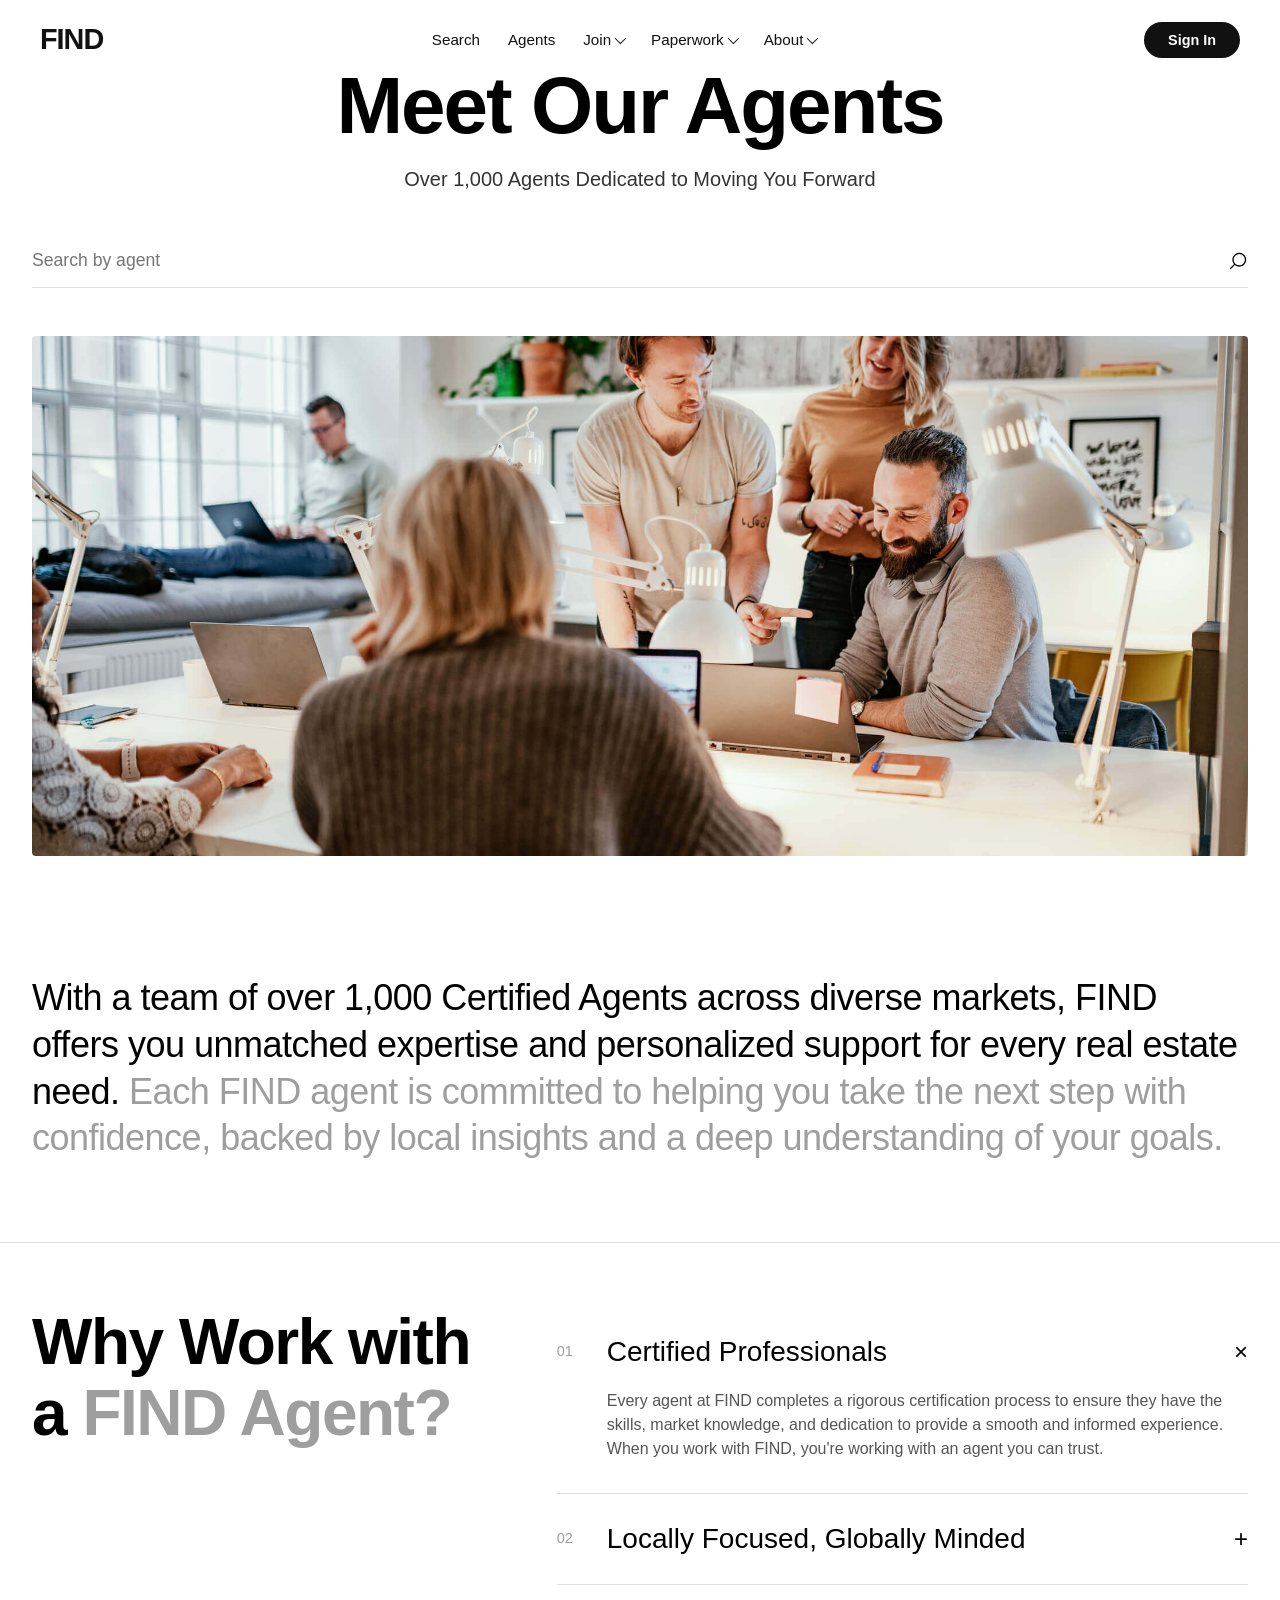
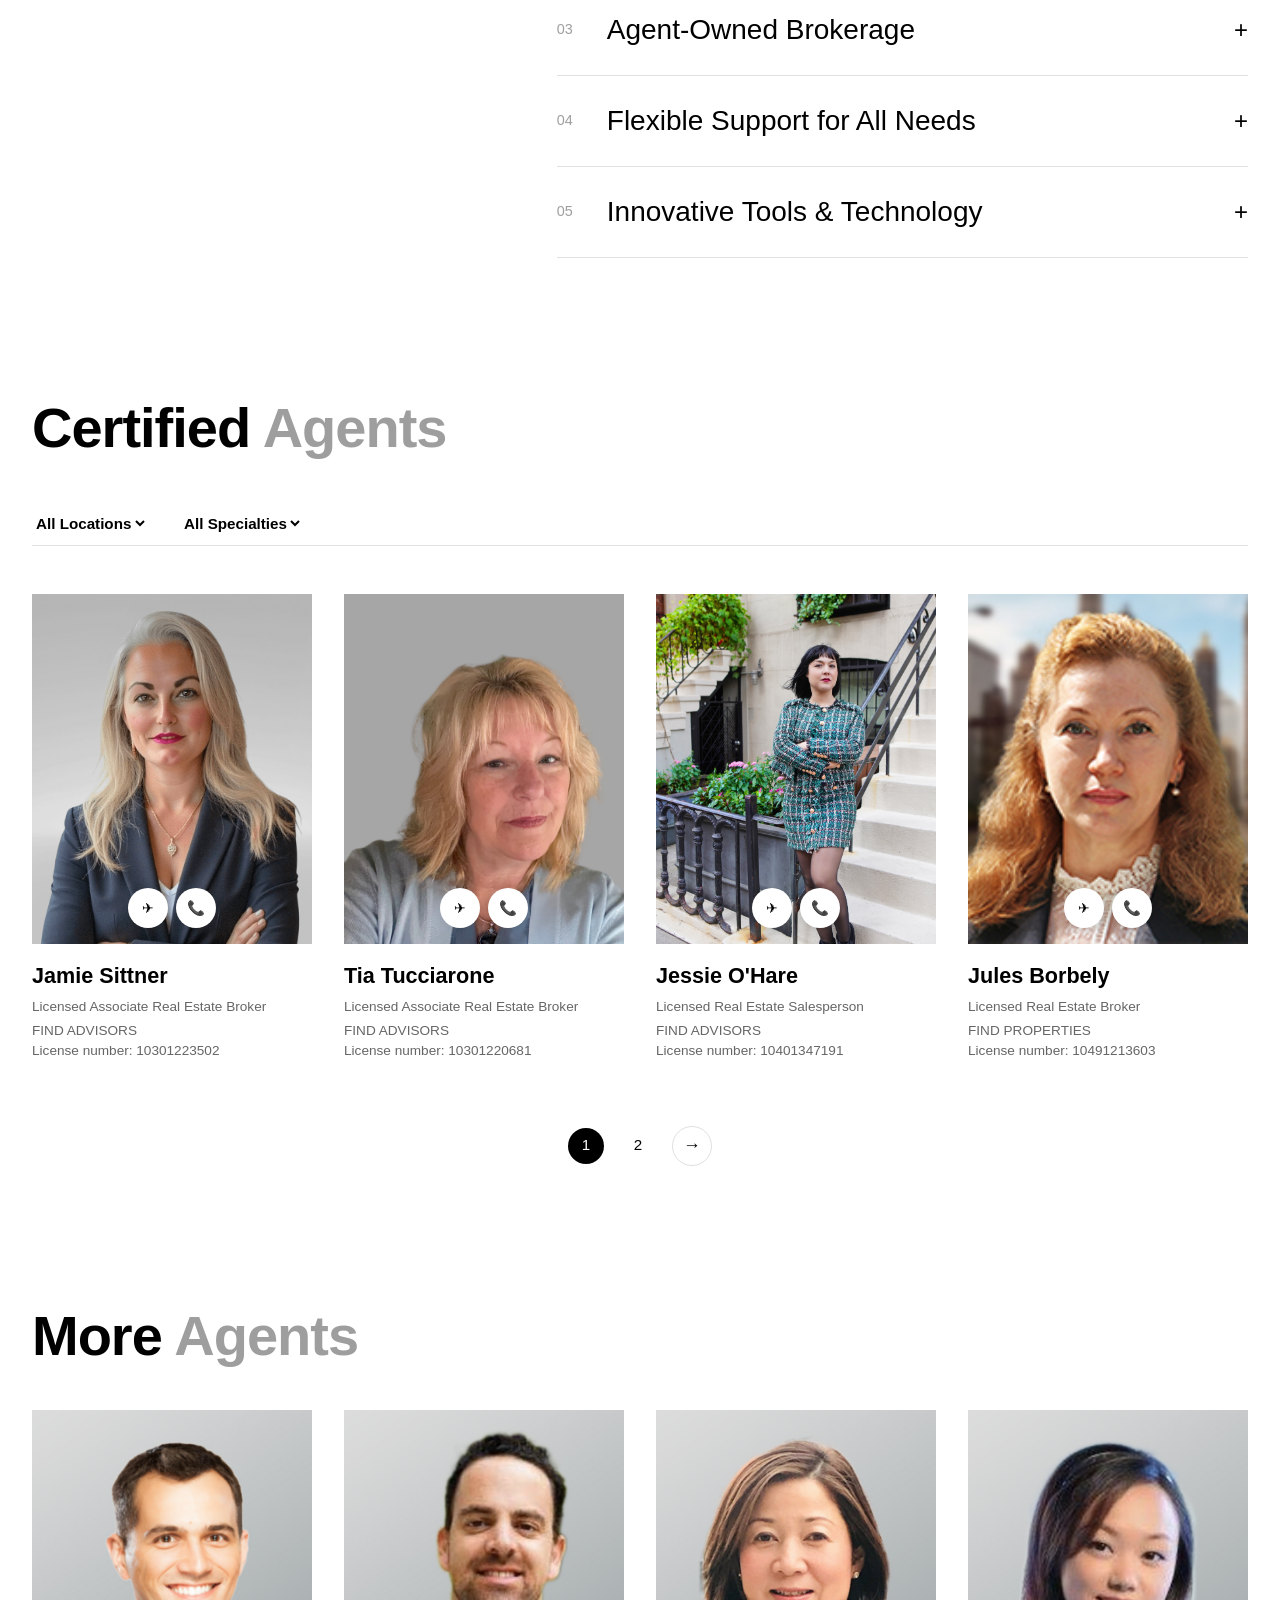
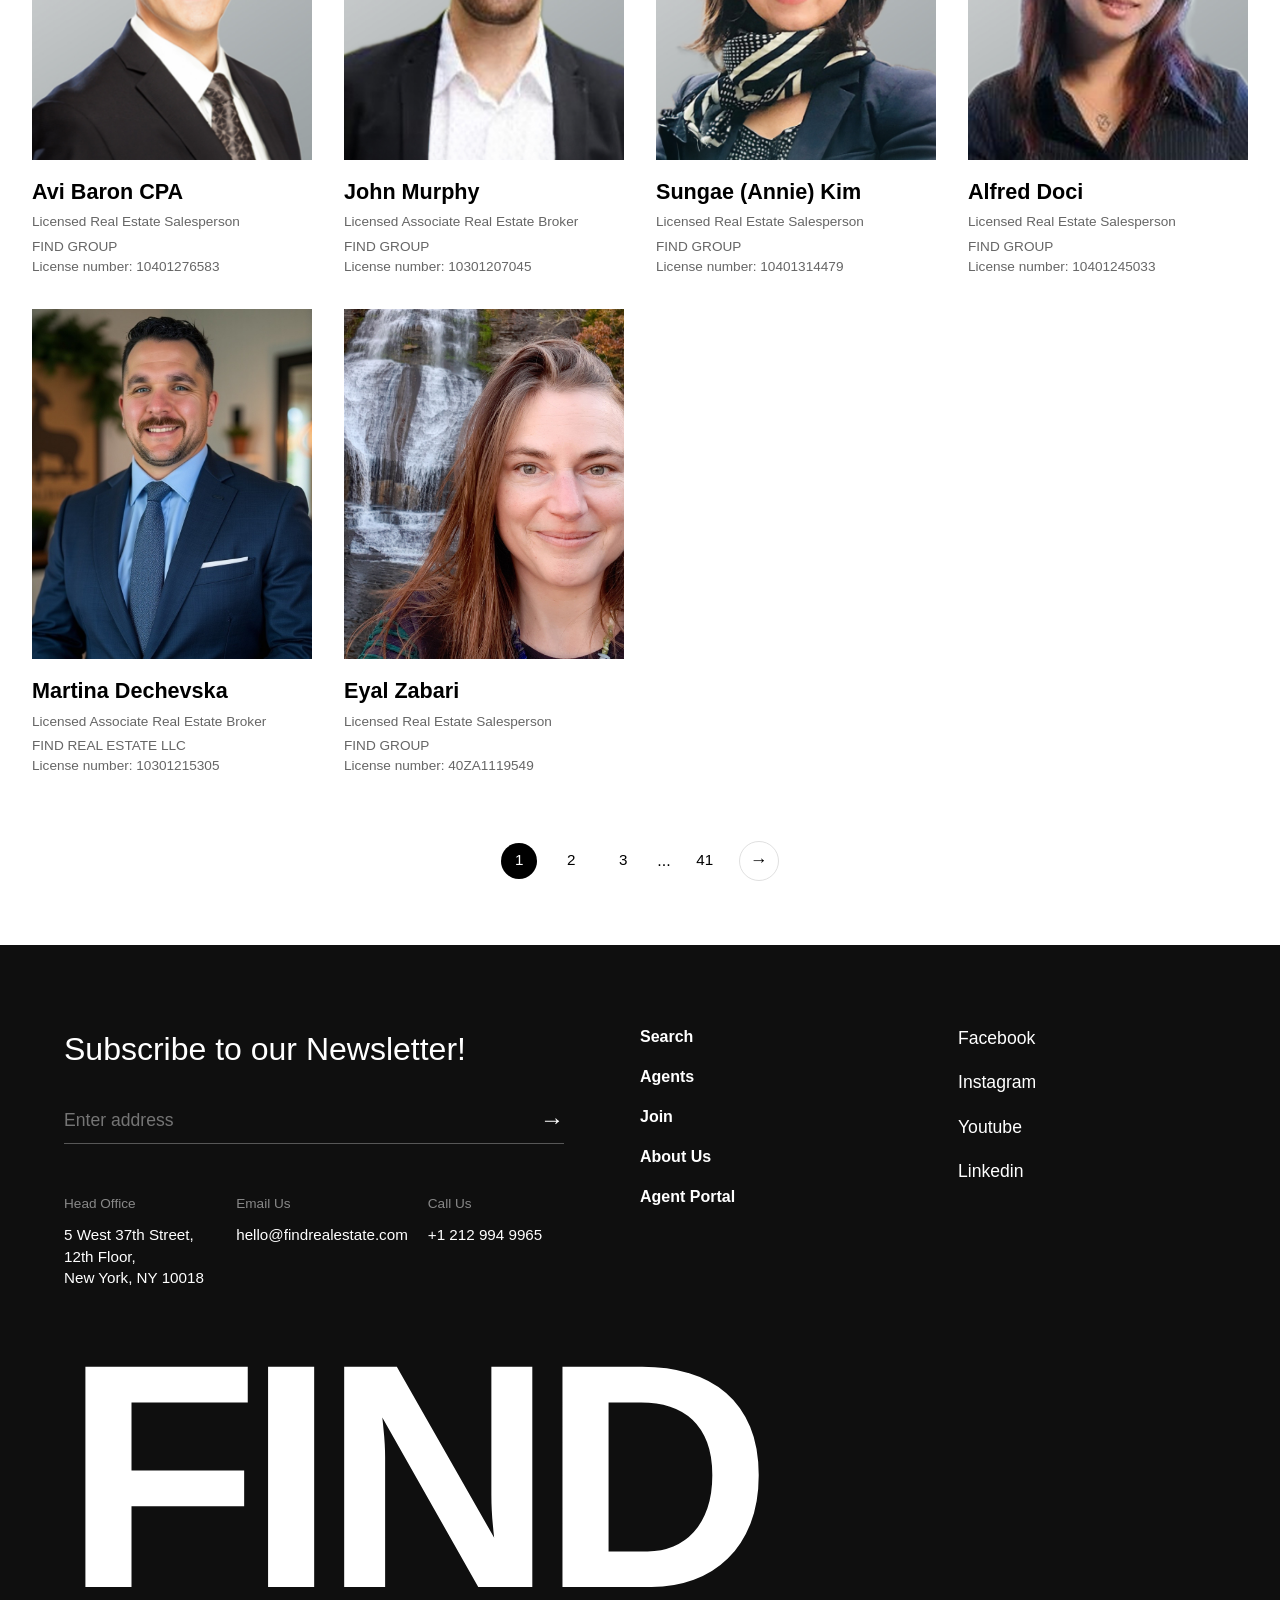
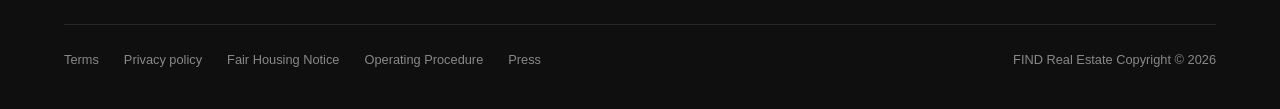
<file: agents.html>
<!DOCTYPE html>
<html lang="en">
<head>
  <meta charset="UTF-8">
  <meta name="viewport" content="width=device-width, initial-scale=1.0">
  <title>Our Agents | FIND Real Estate</title>
  <link rel="stylesheet" href="css/agents.css">
</head>
<body>

  <!-- Header Placeholder -->
<div id="header-placeholder"></div>

  <main>
    <!-- Hero Section -->
    <section class="hero-section">
      <div class="container">
        <h1 class="hero-title">Meet Our Agents</h1>
        <p class="hero-subtitle">Over 1,000 Agents Dedicated to Moving You Forward</p>
        
        <div class="search-bar-wrapper">
          <input type="text" id="agentSearch" placeholder="Search by agent" class="search-input">
          <svg class="search-icon" xmlns="http://www.w3.org/2000/svg" viewBox="0 0 24 24" fill="currentColor">
            <path d="m2.472 20.469 4.694-4.694a8.26 8.26 0 1 1 1.06 1.06L3.533 21.53a.751.751 0 0 1-1.06-1.061m17.78-9.97a6.75 6.75 0 1 0-6.75 6.75 6.757 6.757 0 0 0 6.75-6.75"/>
          </svg>
        </div>

        <div class="hero-banner">
          <img src="assets/agents/agents banner.jpg" alt="Agents Banner">
        </div>
      </div>
    </section>

    <!-- Intro Text Section -->
    <section class="intro-section">
      <div class="container">
        <h2 class="intro-text">
          With a team of over 1,000 Certified Agents across diverse markets, FIND offers you unmatched expertise and personalized support for every real estate need. <span class="text-muted">Each FIND agent is committed to helping you take the next step with confidence, backed by local insights and a deep understanding of your goals.</span>
        </h2>
      </div>
    </section>

    <!-- Accordion / Why Work Section -->
    <section class="why-work-section">
      <div class="container why-grid">
        <div class="why-heading">
          <h2>Why Work with a <span class="text-muted">FIND Agent?</span></h2>
        </div>
        <div class="accordion-list">
          <div class="accordion-item active">
            <div class="accordion-header">
              <span class="acc-num">01</span>
              <h3>Certified Professionals</h3>
              <span class="acc-icon">&times;</span>
            </div>
            <div class="accordion-content">
              <p>Every agent at FIND completes a rigorous certification process to ensure they have the skills, market knowledge, and dedication to provide a smooth and informed experience. When you work with FIND, you're working with an agent you can trust.</p>
            </div>
          </div>

          <div class="accordion-item">
            <div class="accordion-header">
              <span class="acc-num">02</span>
              <h3>Locally Focused, Globally Minded</h3>
              <span class="acc-icon">+</span>
            </div>
            <div class="accordion-content">
              <p>Our agents combine deep local neighborhood knowledge with broader market perspectives to help guide your real estate strategy anywhere.</p>
            </div>
          </div>

          <div class="accordion-item">
            <div class="accordion-header">
              <span class="acc-num">03</span>
              <h3>Agent-Owned Brokerage</h3>
              <span class="acc-icon">+</span>
            </div>
            <div class="accordion-content">
              <p>Because our agents have direct ownership interest in our company, they are personally invested in providing superior client service.</p>
            </div>
          </div>

          <div class="accordion-item">
            <div class="accordion-header">
              <span class="acc-num">04</span>
              <h3>Flexible Support for All Needs</h3>
              <span class="acc-icon">+</span>
            </div>
            <div class="accordion-content">
              <p>From buying and selling to renting and investment portfolio creation, our team adapts flexibly to your exact parameters.</p>
            </div>
          </div>

          <div class="accordion-item">
            <div class="accordion-header">
              <span class="acc-num">05</span>
              <h3>Innovative Tools & Technology</h3>
              <span class="acc-icon">+</span>
            </div>
            <div class="accordion-content">
              <p>Leverage cutting-edge platforms, real-time listing feeds, and proprietary analytics designed to simplify your transaction.</p>
            </div>
          </div>
        </div>
      </div>
    </section>

    <!-- Certified Agents Grid -->
    <section class="agents-grid-section">
      <div class="container">
        <h2 class="section-title">Certified <span class="text-muted">Agents</span></h2>
        
        <div class="filter-bar">
          <div class="filter-group">
            <select id="locationFilter">
              <option value="">All Locations</option>
              <option value="ny">New York</option>
              <option value="fl">Florida</option>
            </select>
          </div>
          <div class="filter-group">
            <select id="specialtyFilter">
              <option value="">All Specialties</option>
              <option value="residential">Residential</option>
              <option value="commercial">Commercial</option>
            </select>
          </div>
        </div>

        <div class="agents-grid" id="featuredAgents">
          <!-- Featured Agent 1 -->
          <div class="agent-card">
            <div class="agent-img-wrapper">
              <img src="assets/agents/20251003_192738_jamie-sittner (1).jpg" alt="Jamie Sittner">
              <div class="agent-actions">
                <button class="btn-action" title="Send Message">✈</button>
                <button class="btn-action" title="Call Agent">📞</button>
              </div>
            </div>
            <h3 class="agent-name">Jamie Sittner</h3>
            <p class="agent-role">Licensed Associate Real Estate Broker</p>
            <p class="agent-group">FIND ADVISORS</p>
            <p class="agent-license">License number: 10301223502</p>
          </div>

          <!-- Featured Agent 2 -->
          <div class="agent-card">
            <div class="agent-img-wrapper">
              <img src="assets/agents/20250901_110502_IMG_2383.jpg" alt="Tia Tucciarone">
              <div class="agent-actions">
                <button class="btn-action" title="Send Message">✈</button>
                <button class="btn-action" title="Call Agent">📞</button>
              </div>
            </div>
            <h3 class="agent-name">Tia Tucciarone</h3>
            <p class="agent-role">Licensed Associate Real Estate Broker</p>
            <p class="agent-group">FIND ADVISORS</p>
            <p class="agent-license">License number: 10301220681</p>
          </div>

          <!-- Featured Agent 3 -->
          <div class="agent-card">
            <div class="agent-img-wrapper">
              <img src="assets/agents/20251015_090514_Martina.jpg" alt="Jessie O'Hare">
              <div class="agent-actions">
                <button class="btn-action" title="Send Message">✈</button>
                <button class="btn-action" title="Call Agent">📞</button>
              </div>
            </div>
            <h3 class="agent-name">Jessie O'Hare</h3>
            <p class="agent-role">Licensed Real Estate Salesperson</p>
            <p class="agent-group">FIND ADVISORS</p>
            <p class="agent-license">License number: 10401347191</p>
          </div>

          <!-- Featured Agent 4 -->
          <div class="agent-card">
            <div class="agent-img-wrapper">
              <img src="assets/agents/20251111_084515_Olga.jpg" alt="Jules Borbely">
              <div class="agent-actions">
                <button class="btn-action" title="Send Message">✈</button>
                <button class="btn-action" title="Call Agent">📞</button>
              </div>
            </div>
            <h3 class="agent-name">Jules Borbely</h3>
            <p class="agent-role">Licensed Real Estate Broker</p>
            <p class="agent-group">FIND PROPERTIES</p>
            <p class="agent-license">License number: 10491213603</p>
          </div>
        </div>

        <div class="pagination">
          <span class="page-num active">1</span>
          <span class="page-num">2</span>
          <button class="page-next">&rarr;</button>
        </div>
      </div>
    </section>

    <!-- More Agents Grid -->
    <section class="agents-grid-section">
      <div class="container">
        <h2 class="section-title">More <span class="text-muted">Agents</span></h2>

        <div class="agents-grid" id="moreAgents">
          <div class="agent-card">
            <div class="agent-img-wrapper">
              <img src="assets/agents/avi-baron-cpa.jpg" alt="Avi Baron CPA">
            </div>
            <h3 class="agent-name">Avi Baron CPA</h3>
            <p class="agent-role">Licensed Real Estate Salesperson</p>
            <p class="agent-group">FIND GROUP</p>
            <p class="agent-license">License number: 10401276583</p>
          </div>

          <div class="agent-card">
            <div class="agent-img-wrapper">
              <img src="assets/agents/ofer-avital.jpg" alt="John Murphy">
            </div>
            <h3 class="agent-name">John Murphy</h3>
            <p class="agent-role">Licensed Associate Real Estate Broker</p>
            <p class="agent-group">FIND GROUP</p>
            <p class="agent-license">License number: 10301207045</p>
          </div>

          <div class="agent-card">
            <div class="agent-img-wrapper">
              <img src="assets/agents/yukiko-tomizawa.jpg" alt="Sungae (Annie) Kim">
            </div>
            <h3 class="agent-name">Sungae (Annie) Kim</h3>
            <p class="agent-role">Licensed Real Estate Salesperson</p>
            <p class="agent-group">FIND GROUP</p>
            <p class="agent-license">License number: 10401314479</p>
          </div>

          <div class="agent-card">
            <div class="agent-img-wrapper">
              <img src="assets/agents/yuan-cici-cao.jpg" alt="Alfred Doci">
            </div>
            <h3 class="agent-name">Alfred Doci</h3>
            <p class="agent-role">Licensed Real Estate Salesperson</p>
            <p class="agent-group">FIND GROUP</p>
            <p class="agent-license">License number: 10401245033</p>
          </div>

          <div class="agent-card">
            <div class="agent-img-wrapper">
              <img src="assets/agents/ryan-ohare.jpeg" alt="Martina Dechevska">
            </div>
            <h3 class="agent-name">Martina Dechevska</h3>
            <p class="agent-role">Licensed Associate Real Estate Broker</p>
            <p class="agent-group">FIND REAL ESTATE LLC</p>
            <p class="agent-license">License number: 10301215305</p>
          </div>

          <div class="agent-card">
            <div class="agent-img-wrapper">
              <img src="assets/agents/jodi-a-koenig.jpg" alt="Eyal Zabari">
            </div>
            <h3 class="agent-name">Eyal Zabari</h3>
            <p class="agent-role">Licensed Real Estate Salesperson</p>
            <p class="agent-group">FIND GROUP</p>
            <p class="agent-license">License number: 40ZA1119549</p>
          </div>
        </div>

        <div class="pagination">
          <span class="page-num active">1</span>
          <span class="page-num">2</span>
          <span class="page-num">3</span>
          <span class="page-dots">...</span>
          <span class="page-num">41</span>
          <button class="page-next">&rarr;</button>
        </div>
      </div>
    </section>
  </main>

  <!-- Footer Placeholder -->
<!-- Footer Placeholder -->
<div id="footer-placeholder"></div>

  <script src="js/agents.js"></script>
   <script src="js/scroll.js"></script>

</body>
</html>
</file>
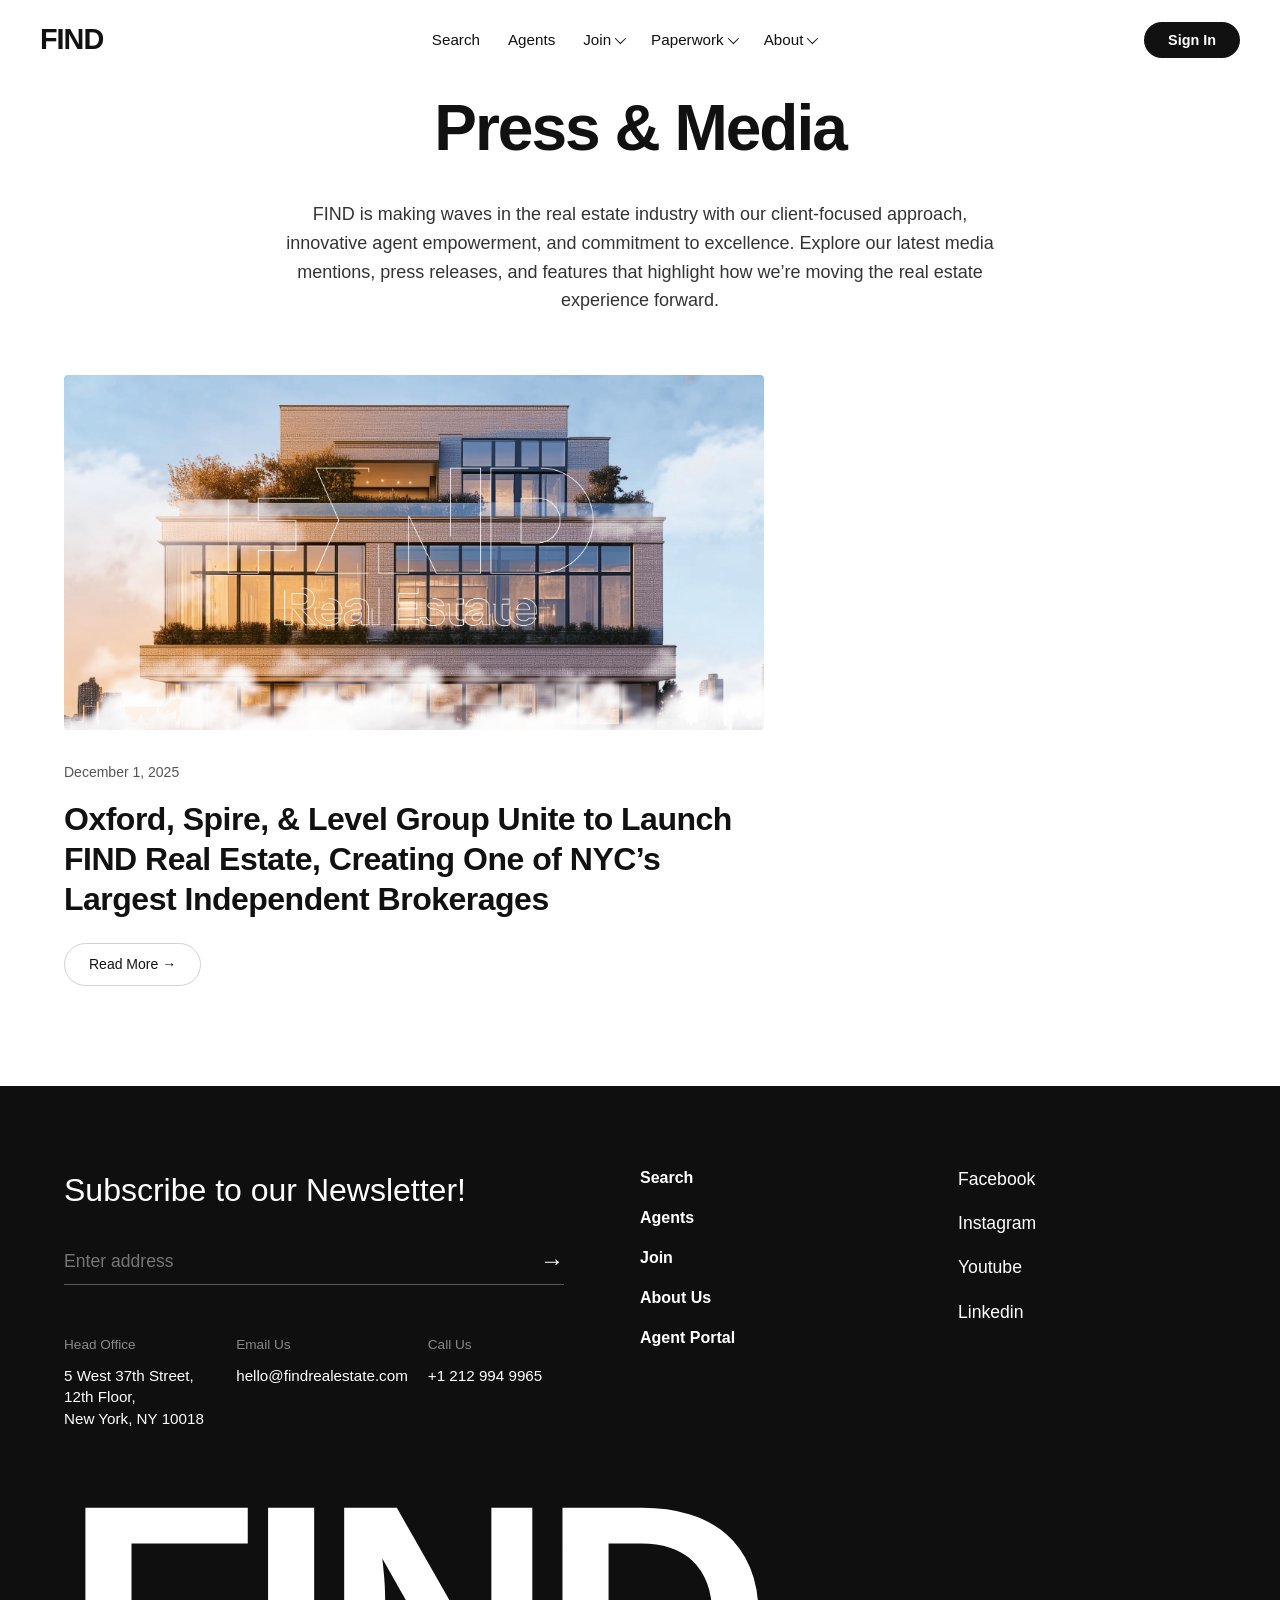
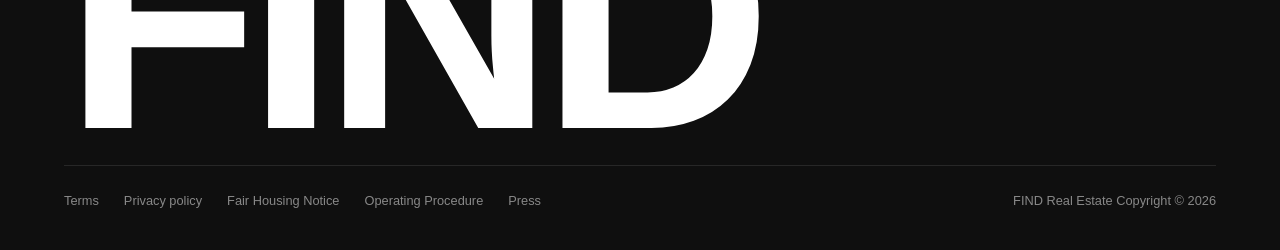
<file: press.html>
<!DOCTYPE html>
<html lang="en">
<head>
  <meta charset="UTF-8">
  <meta name="viewport" content="width=device-width, initial-scale=1.0">
  <title>Press &amp; Media | FIND Real Estate</title>
  <link rel="stylesheet" href="css/press.css">
</head>
<body>

  <!-- Header Placeholder -->
  <div id="header-placeholder"></div>

  <main class="container">
    <!-- Hero Section -->
    <section class="press-hero">
      <h1 class="press-title">Press &amp; Media</h1>
      <p class="press-subtitle">
        FIND is making waves in the real estate industry with our client-focused approach, 
        innovative agent empowerment, and commitment to excellence. Explore our latest media 
        mentions, press releases, and features that highlight how we’re moving the real estate 
        experience forward.
      </p>
    </section>

    <!-- Featured Press Release -->
    <section class="press-feature">
      <div class="image-wrapper">
        <img src="assets/press/home.png" alt="FIND Real Estate Building" class="press-image">
      </div>
      <div class="press-content">
        <p class="press-date">December 1, 2025</p>
        <h2 class="press-heading">
          Oxford, Spire, &amp; Level Group Unite to Launch FIND Real Estate, 
          Creating One of NYC’s Largest Independent Brokerages
        </h2>
        <a href="#" class="btn-read">Read More &rarr;</a>
      </div>
    </section>
  </main>

  <!-- Footer Placeholder -->
  <div id="footer-placeholder"></div>

  <script src="js/press.js"></script>
   <script src="js/scroll.js"></script>

</body>
</html>
</file>
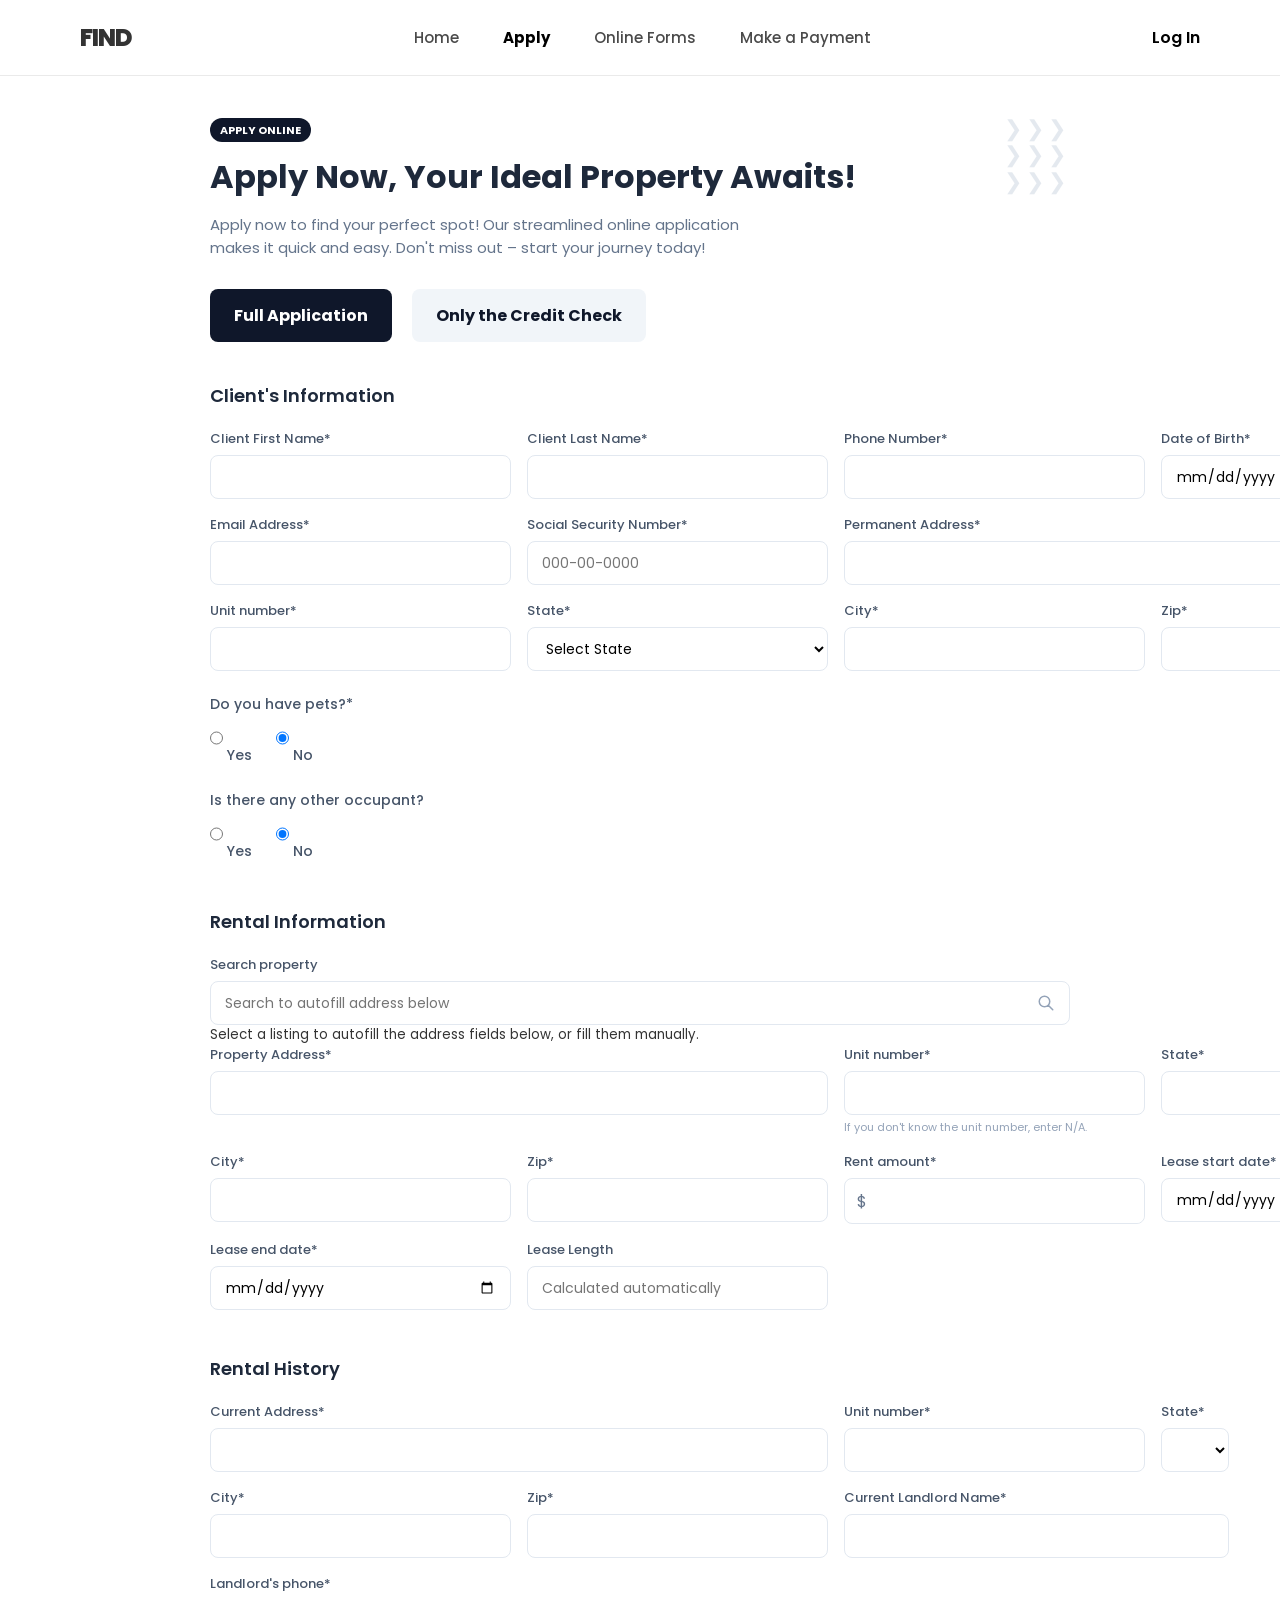
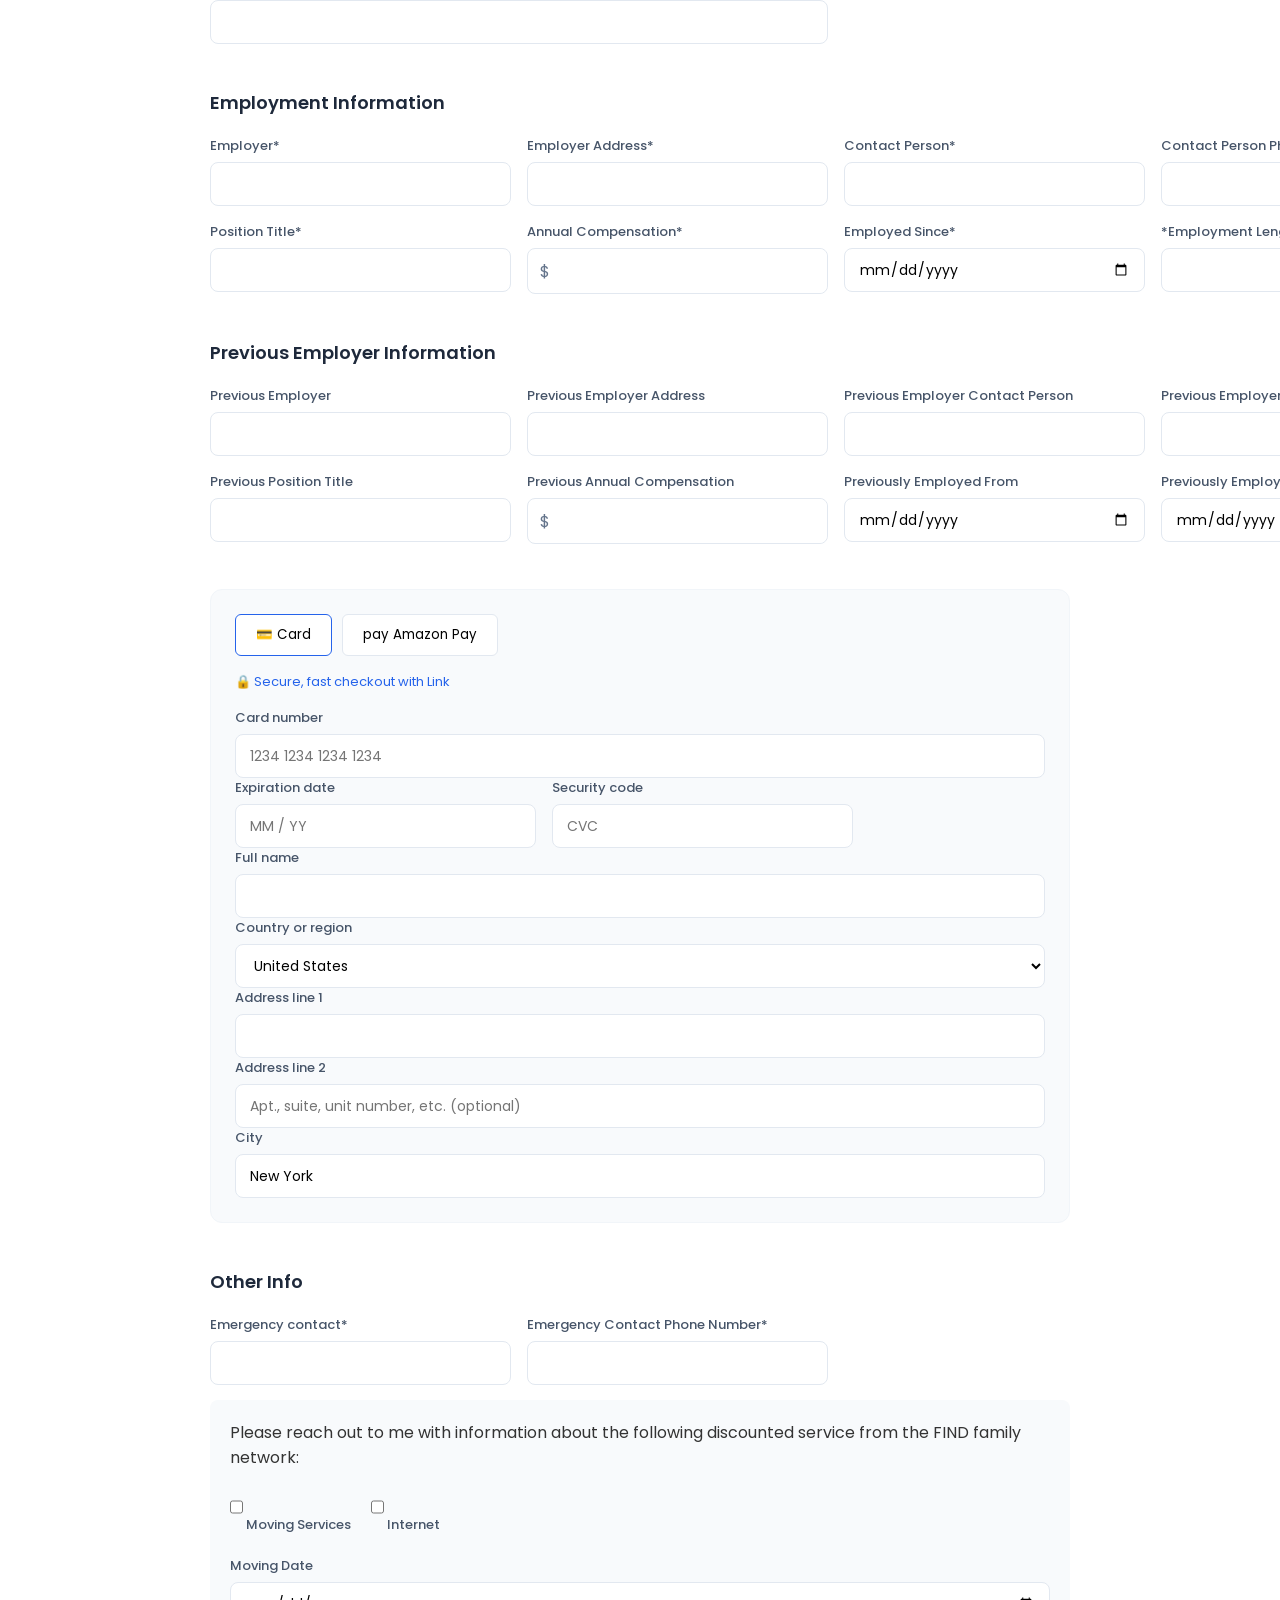
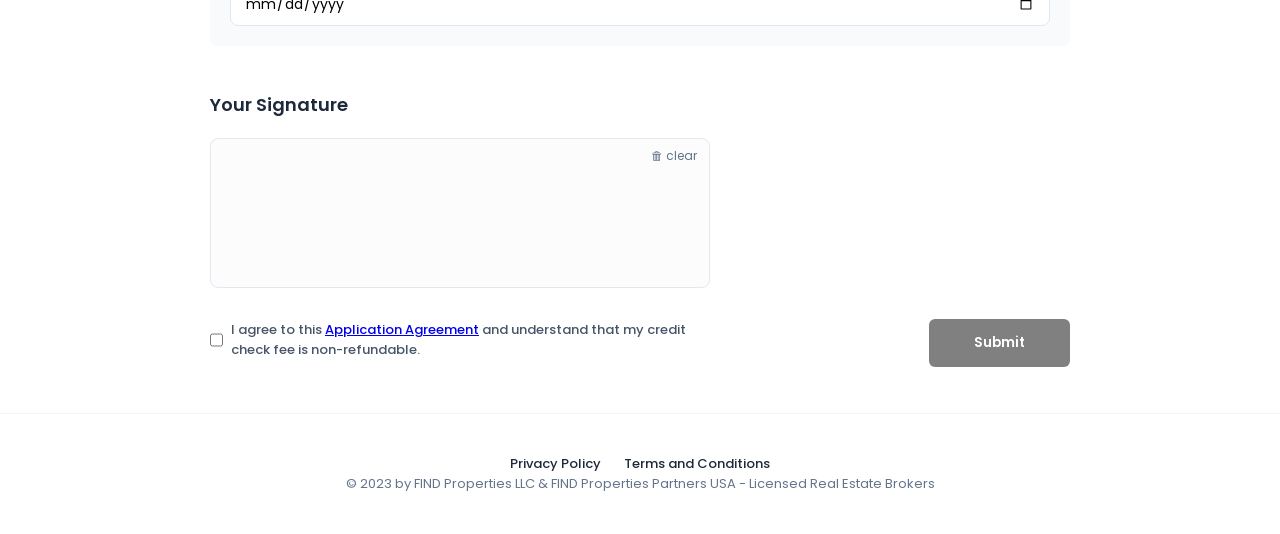
<file: submit application.html>
<!DOCTYPE html>
<html lang="en">
<head>
  <meta charset="UTF-8">
  <meta name="viewport" content="width=device-width, initial-scale=1.0">
  <title>Apply Online | FIND</title>
  <link rel="stylesheet" href="css/submit application.css">
  <link href="https://fonts.googleapis.com/css2?family=Poppins:wght@300;400;500;600;700&display=swap" rel="stylesheet">
</head>
<body>

  <!-- Header -->
  <header class="navbar">
    <div class="logo">FIND</div>
    <nav class="nav-links">
      <a href="index.html">Home</a>
      <a href="#" class="active">Apply</a>
      <a href="#">Online Forms</a>
      <a href="#">Make a Payment</a>
    </nav>
    <a href="#" class="login-link">Log In</a>
  </header>

  <main class="container">
    <!-- Hero Header -->
    <section class="hero-section">
      <div class="hero-text">
        <span class="badge">APPLY ONLINE</span>
        <h1>Apply Now, Your Ideal Property Awaits!</h1>
        <p>Apply now to find your perfect spot! Our streamlined online application makes it quick and easy. Don't miss out – start your journey today!</p>
      </div>
      <div class="hero-pattern">
        <span>❯❯❯</span><br>
        <span>❯❯❯</span><br>
        <span>❯❯❯</span>
      </div>
    </section>

    <!-- Application Type Toggle -->
    <div class="toggle-buttons">
      <button class="btn-toggle active" id="btnFullApp">Full Application</button>
      <button class="btn-toggle" id="btnCreditCheck">Only the Credit Check</button>
    </div>

    <form id="rentalForm">
      <!-- Client's Information -->
      <section class="form-section">
        <h2>Client's Information</h2>
        <div class="form-grid">
          <div class="field">
            <label>Client First Name*</label>
            <input type="text" required>
          </div>
          <div class="field">
            <label>Client Last Name*</label>
            <input type="text" required>
          </div>
          <div class="field">
            <label>Phone Number*</label>
            <input type="tel" required>
          </div>
          <div class="field">
            <label>Date of Birth*</label>
            <input type="date" required>
          </div>
          <div class="field">
            <label>Email Address*</label>
            <input type="email" required>
          </div>
          <div class="field">
            <label>Social Security Number*</label>
            <input type="text" placeholder="000-00-0000" required>
          </div>
          <div class="field col-span-2">
            <label>Permanent Address*</label>
            <input type="text" required>
          </div>
          <div class="field">
            <label>Unit number*</label>
            <input type="text">
          </div>
          <div class="field">
            <label>State*</label>
            <select required>
              <option value="">Select State</option>
              <option value="NY">New York</option>
              <option value="CA">California</option>
              <option value="TX">Texas</option>
            </select>
          </div>
          <div class="field">
            <label>City*</label>
            <input type="text" required>
          </div>
          <div class="field">
            <label>Zip*</label>
            <input type="text" required>
          </div>
        </div>

        <div class="radio-group">
          <label class="radio-label">Do you have pets?*</label>
          <div class="options">
            <label><input type="radio" name="pets" value="yes"> Yes</label>
            <label><input type="radio" name="pets" value="no" checked> No</label>
          </div>
        </div>

        <div class="field col-span-2 hidden" id="petSpecifyGroup">
          <label>Please Specify (if pets)</label>
          <input type="text" id="petSpecify">
        </div>

        <div class="radio-group">
          <label class="radio-label">Is there any other occupant?</label>
          <div class="options">
            <label><input type="radio" name="occupant" value="yes"> Yes</label>
            <label><input type="radio" name="occupant" value="no" checked> No</label>
          </div>
        </div>
      </section>

      <!-- Rental Information -->
      <section class="form-section">
        <h2>Rental Information</h2>
        <div class="field col-span-2 search-field">
          <label>Search property</label>
          <input type="text" placeholder="Search to autofill address below">
          <small>Select a listing to autofill the address fields below, or fill them manually.</small>
        </div>

        <div class="form-grid">
          <div class="field col-span-2">
            <label>Property Address*</label>
            <input type="text" required>
          </div>
          <div class="field">
            <label>Unit number*</label>
            <input type="text">
            <small class="hint">If you don't know the unit number, enter N/A.</small>
          </div>
          <div class="field">
            <label>State*</label>
            <select required>
              <option value=""></option>
              <option value="NY">NY</option>
            </select>
          </div>
          <div class="field">
            <label>City*</label>
            <input type="text" required>
          </div>
          <div class="field">
            <label>Zip*</label>
            <input type="text" required>
          </div>
          <div class="field">
            <label>Rent amount*</label>
            <div class="prefix-input"><span>$</span><input type="number" required></div>
          </div>
          <div class="field">
            <label>Lease start date*</label>
            <input type="date" required>
          </div>
          <div class="field">
            <label>Lease end date*</label>
            <input type="date" required>
          </div>
          <div class="field">
            <label>Lease Length</label>
            <input type="text" readonly placeholder="Calculated automatically">
          </div>
        </div>
      </section>

      <!-- Rental History -->
      <section class="form-section">
        <h2>Rental History</h2>
        <div class="form-grid">
          <div class="field col-span-2">
            <label>Current Address*</label>
            <input type="text" required>
          </div>
          <div class="field">
            <label>Unit number*</label>
            <input type="text">
          </div>
          <div class="field">
            <label>State*</label>
            <select required><option value=""></option><option value="NY">NY</option></select>
          </div>
          <div class="field">
            <label>City*</label>
            <input type="text" required>
          </div>
          <div class="field">
            <label>Zip*</label>
            <input type="text" required>
          </div>
          <div class="field col-span-2">
            <label>Current Landlord Name*</label>
            <input type="text" required>
          </div>
          <div class="field col-span-2">
            <label>Landlord's phone*</label>
            <input type="tel" required>
          </div>
        </div>
      </section>

      <!-- Employment Information -->
      <section class="form-section">
        <h2>Employment Information</h2>
        <div class="form-grid">
          <div class="field">
            <label>Employer*</label>
            <input type="text" required>
          </div>
          <div class="field">
            <label>Employer Address*</label>
            <input type="text" required>
          </div>
          <div class="field">
            <label>Contact Person*</label>
            <input type="text" required>
          </div>
          <div class="field">
            <label>Contact Person Phone*</label>
            <input type="tel" required>
          </div>
          <div class="field">
            <label>Position Title*</label>
            <input type="text" required>
          </div>
          <div class="field">
            <label>Annual Compensation*</label>
            <div class="prefix-input"><span>$</span><input type="number" required></div>
          </div>
          <div class="field">
            <label>Employed Since*</label>
            <input type="date" required>
          </div>
          <div class="field">
            <label>*Employment Length</label>
            <input type="text">
          </div>
        </div>
      </section>

      <!-- Previous Employer Information -->
      <section class="form-section">
        <h2>Previous Employer Information</h2>
        <div class="form-grid">
          <div class="field">
            <label>Previous Employer</label>
            <input type="text">
          </div>
          <div class="field">
            <label>Previous Employer Address</label>
            <input type="text">
          </div>
          <div class="field">
            <label>Previous Employer Contact Person</label>
            <input type="text">
          </div>
          <div class="field">
            <label>Previous Employer Contact Person Number</label>
            <input type="tel">
          </div>
          <div class="field">
            <label>Previous Position Title</label>
            <input type="text">
          </div>
          <div class="field">
            <label>Previous Annual Compensation</label>
            <div class="prefix-input"><span>$</span><input type="number"></div>
          </div>
          <div class="field">
            <label>Previously Employed From</label>
            <input type="date">
          </div>
          <div class="field">
            <label>Previously Employed To</label>
            <input type="date">
          </div>
        </div>
      </section>

      <!-- Payment Section -->
      <section class="form-section payment-box">
        <div class="payment-tabs">
          <button type="button" class="tab-btn active">💳 Card</button>
          <button type="button" class="tab-btn"><span>pay</span> Amazon Pay</button>
        </div>
        <p class="secure-text">🔒 Secure, fast checkout with Link</p>
        
        <div class="field">
          <label>Card number</label>
          <input type="text" placeholder="1234 1234 1234 1234">
        </div>
        <div class="form-grid">
          <div class="field">
            <label>Expiration date</label>
            <input type="text" placeholder="MM / YY">
          </div>
          <div class="field">
            <label>Security code</label>
            <input type="text" placeholder="CVC">
          </div>
        </div>
        <div class="field">
          <label>Full name</label>
          <input type="text">
        </div>
        <div class="field">
          <label>Country or region</label>
          <select><option>United States</option></select>
        </div>
        <div class="field">
          <label>Address line 1</label>
          <input type="text">
        </div>
        <div class="field">
          <label>Address line 2</label>
          <input type="text" placeholder="Apt., suite, unit number, etc. (optional)">
        </div>
        <div class="field">
          <label>City</label>
          <input type="text" value="New York">
        </div>
      </section>

      <!-- Other Info Section -->
      <section class="form-section">
        <h2>Other Info</h2>
        <div class="form-grid">
          <div class="field">
            <label>Emergency contact*</label>
            <input type="text" required>
          </div>
          <div class="field">
            <label>Emergency Contact Phone Number*</label>
            <input type="tel" required>
          </div>
        </div>

        <div class="discounted-box">
          <p>Please reach out to me with information about the following discounted service from the FIND family network:</p>
          <div class="checkbox-options">
            <label><input type="checkbox" name="services" value="moving"> Moving Services</label>
            <label><input type="checkbox" name="services" value="internet"> Internet</label>
          </div>
          <div class="field style-moving-date">
            <label>Moving Date</label>
            <input type="date">
          </div>
        </div>
      </section>

      <!-- Signature Section -->
      <section class="form-section">
        <h2>Your Signature</h2>
        <div class="signature-container">
          <button type="button" id="clearCanvas">🗑 clear</button>
          <canvas id="signaturePad" width="500" height="150"></canvas>
        </div>

        <div class="agreement-row">
          <label class="checkbox-container">
            <input type="checkbox" required>
            <span>I agree to this <a href="#">Application Agreement</a> and understand that my credit check fee is non-refundable.</span>
          </label>
          <button type="submit" class="btn-submit">Submit</button>
        </div>
      </section>
    </form>
  </main>

  <!-- Footer -->
  <footer>
    <div class="footer-links">
      <a href="#">Privacy Policy</a>
      <a href="#">Terms and Conditions</a>
    </div>
    <p>© 2023 by FIND Properties LLC & FIND Properties Partners USA - Licensed Real Estate Brokers</p>
  </footer>

  <script src="js/submit application.js"></script>
</body>
</html>
</file>
<file: css/agents.css>
:root {
  --font-family: 'Google Sans', -apple-system, BlinkMacSystemFont, "Segoe UI", Roboto, sans-serif;
  --bg-color: #ffffff;
  --text-color: #000000;
  --text-muted: #9e9e9e;
  --border-color: #e0e0e0;
  --card-bg: #f5f5f5;
  --btn-black: #111111;
  --max-width: 1280px;
}

* {
  box-sizing: border-box;
  margin: 0;
  padding: 0;
}

body {
  font-family: var(--font-family);
  background-color: var(--bg-color);
  color: var(--text-color);
  line-height: 1.5;
  -webkit-font-smoothing: antialiased;
}

.container {
  max-width: var(--max-width);
  margin: 0 auto;
  padding: 0 2rem;
}

/* Header Styles */
.header-placeholder {
  border-bottom: 1px solid var(--border-color);
  padding: 1.25rem 0;
  position: sticky;
  top: 0;
  background: rgba(255, 255, 255, 0.95);
  backdrop-filter: blur(8px);
  z-index: 100;
}

.header-container {
  display: flex;
  justify-content: space-between;
  align-items: center;
}

.logo {
  font-size: 1.75rem;
  font-weight: 900;
  letter-spacing: -1px;
  text-decoration: none;
  color: #000;
}

.nav-menu {
  display: flex;
  gap: 2rem;
}

.nav-menu a {
  text-decoration: none;
  color: #000;
  font-size: 0.95rem;
  font-weight: 500;
}

.btn-signin {
  background: var(--btn-black);
  color: #fff;
  padding: 0.6rem 1.4rem;
  border-radius: 50px;
  text-decoration: none;
  font-size: 0.9rem;
  font-weight: 500;
}

/* Hero Section */
.hero-section {
  padding: 4rem 0 2rem;
  text-align: center;
}

.hero-title {
  font-size: 5rem;
  font-weight: 800;
  letter-spacing: -2px;
  line-height: 1.05;
  margin-bottom: 1rem;
}

.hero-subtitle {
  font-size: 1.25rem;
  color: #333;
  margin-bottom: 2.5rem;
}

.search-bar-wrapper {
  position: relative;
  max-width: 100%;
  margin: 0 auto 3rem;
}

.search-input {
  width: 100%;
  padding: 1rem 0;
  border: none;
  border-bottom: 1px solid var(--border-color);
  font-size: 1.1rem;
  outline: none;
  background: transparent;
}

.search-icon {
  position: absolute;
  right: 0;
  top: 50%;
  transform: translateY(-50%);
  width: 20px;
  height: 20px;
}

.hero-banner img {
  width: 100%;
  max-height: 520px;
  object-fit: cover;
  border-radius: 4px;
}

/* Intro Section */
.intro-section {
  padding: 5rem 0;
}

.intro-text {
  font-size: 2.25rem;
  font-weight: 500;
  line-height: 1.3;
  letter-spacing: -0.5px;
}

.text-muted {
  color: var(--text-muted);
}

/* Why Work Section */
.why-work-section {
  padding: 4rem 0;
  border-top: 1px solid var(--border-color);
}

.why-grid {
  display: grid;
  grid-template-columns: 1fr 1.5fr;
  gap: 4rem;
}

.why-heading h2 {
  font-size: 4rem;
  line-height: 1.1;
  letter-spacing: -1.5px;
}

.accordion-item {
  border-bottom: 1px solid var(--border-color);
  padding: 1.5rem 0;
}

.accordion-header {
  display: flex;
  align-items: center;
  cursor: pointer;
}

.acc-num {
  font-size: 0.9rem;
  color: var(--text-muted);
  width: 50px;
}

.accordion-header h3 {
  font-size: 1.75rem;
  font-weight: 500;
  flex: 1;
}

.acc-icon {
  font-size: 1.5rem;
  color: #000;
}

.accordion-content {
  display: none;
  padding: 1rem 0 0.5rem 50px;
  color: #555;
  font-size: 1rem;
}

.accordion-item.active .accordion-content {
  display: block;
}

/* Agents Grid */
.agents-grid-section {
  padding: 4rem 0;
}

.section-title {
  font-size: 3.5rem;
  font-weight: 600;
  margin-bottom: 2rem;
  letter-spacing: -1px;
}

.filter-bar {
  display: flex;
  gap: 2rem;
  border-bottom: 1px solid var(--border-color);
  margin-bottom: 3rem;
}

.filter-group select {
  border: none;
  padding: 0.75rem 0;
  font-size: 0.95rem;
  font-weight: 600;
  outline: none;
  background: transparent;
  cursor: pointer;
}

.agents-grid {
  display: grid;
  grid-template-columns: repeat(4, 1fr);
  gap: 2rem;
}

.agent-card {
  display: flex;
  flex-direction: column;
}

.agent-img-wrapper {
  position: relative;
  width: 100%;
  aspect-ratio: 4 / 5;
  background-color: var(--card-bg);
  margin-bottom: 1rem;
  overflow: hidden;
}

.agent-img-wrapper img {
  width: 100%;
  height: 100%;
  object-fit: cover;
}

.agent-actions {
  position: absolute;
  bottom: 1rem;
  left: 50%;
  transform: translateX(-50%);
  display: flex;
  gap: 0.5rem;
}

.btn-action {
  width: 40px;
  height: 40px;
  border-radius: 50%;
  border: none;
  background: #ffffff;
  box-shadow: 0 2px 8px rgba(0,0,0,0.1);
  cursor: pointer;
  display: flex;
  align-items: center;
  justify-content: center;
  font-size: 0.9rem;
}

.agent-name {
  font-size: 1.35rem;
  font-weight: 600;
  margin-bottom: 0.25rem;
}

.agent-role, .agent-group, .agent-license {
  font-size: 0.85rem;
  color: #666;
}

.agent-group {
  margin-top: 0.25rem;
  font-weight: 500;
}

/* Pagination */
.pagination {
  display: flex;
  justify-content: center;
  align-items: center;
  gap: 1rem;
  margin-top: 4rem;
}

.page-num {
  width: 36px;
  height: 36px;
  display: flex;
  align-items: center;
  justify-content: center;
  border-radius: 50%;
  cursor: pointer;
  font-size: 0.95rem;
}

.page-num.active {
  background: #000;
  color: #fff;
}

.page-next {
  width: 40px;
  height: 40px;
  border-radius: 50%;
  border: 1px solid var(--border-color);
  background: transparent;
  cursor: pointer;
  font-size: 1.1rem;
}

/* Footer Styles */
.footer-placeholder {
  border-top: 1px solid var(--border-color);
  padding: 3rem 0;
  text-align: center;
  color: var(--text-muted);
  font-size: 0.9rem;
}

/* Responsive Design */
@media (max-width: 1024px) {
  .agents-grid {
    grid-template-columns: repeat(2, 1fr);
  }
  .why-grid {
    grid-template-columns: 1fr;
  }
  .hero-title {
    font-size: 3.5rem;
  }
}

@media (max-width: 600px) {
  .agents-grid {
    grid-template-columns: 1fr;
  }
  .nav-menu {
    display: none;
  }
  .hero-title {
    font-size: 2.5rem;
  }
  .intro-text {
    font-size: 1.5rem;
  }
}
</file>
<file: css/press.css>
/* Base Styles */
* {
  box-sizing: border-box;
  margin: 0;
  padding: 0;
}

body {
  font-family: -apple-system, BlinkMacSystemFont, "Segoe UI", Roboto, Helvetica, Arial, sans-serif;
  color: #111111;
  background-color: #ffffff;
  line-height: 1.5;
}

.container {
  max-width: 1200px;
  margin: 0 auto;
  padding: 0 24px;
}

/* Hero Section */
.press-hero {
  text-align: center;
  max-width: 720px;
  margin: 80px auto 60px auto;
}

.press-title {
  font-size: 64px;
  font-weight: 800;
  letter-spacing: -2px;
  margin-bottom: 24px;
}

.press-subtitle {
  font-size: 18px;
  color: #333333;
  line-height: 1.6;
}

/* Featured Press Section */
.press-feature {
  margin-bottom: 100px;
}

.image-wrapper {
  width: 100%;
  max-width: 700px;
  border-radius: 4px;
  overflow: hidden;
  margin-bottom: 32px;
}

.press-image {
  width: 100%;
  height: auto;
  display: block;
}

.press-content {
  max-width: 700px;
}

.press-date {
  font-size: 14px;
  color: #555555;
  margin-bottom: 16px;
}

.press-heading {
  font-size: 32px;
  font-weight: 700;
  line-height: 1.25;
  letter-spacing: -0.5px;
  margin-bottom: 24px;
}

/* Read More Button */
.btn-read {
  display: inline-block;
  padding: 10px 24px;
  border: 1px solid #d1d1d1;
  border-radius: 50px;
  color: #111111;
  text-decoration: none;
  font-size: 14px;
  font-weight: 500;
  transition: all 0.2s ease-in-out;
}

.btn-read:hover {
  background-color: #111111;
  color: #ffffff;
  border-color: #111111;
}
</file>
<file: css/submit application.css>
* {
  box-sizing: border-box;
  margin: 0;
  padding: 0;
  font-family: 'Poppins', sans-serif;
}

body {
  background-color: #ffffff;
  color: #333333;
}

.navbar {
  display: flex;
  justify-content: space-between;
  align-items: center;
  padding: 20px 80px;
  background: #fff;
  border-bottom: 1px solid #eaeaea;
}

.logo {
  font-size: 24px;
  font-weight: 800;
  letter-spacing: -1px;
}

.nav-links a {
  margin: 0 20px;
  text-decoration: none;
  color: #4a4a4a;
  font-size: 15px;
  font-weight: 500;
}

.nav-links a.active {
  font-weight: 700;
  color: #000;
}

.login-link {
  text-decoration: none;
  color: #000;
  font-weight: 600;
}

.container {
  max-width: 900px;
  margin: 40px auto;
  padding: 0 20px;
}

/* Hero Section */
.hero-section {
  display: flex;
  justify-content: space-between;
  align-items: flex-start;
  margin-bottom: 30px;
}

.badge {
  background: #0f172a;
  color: #fff;
  font-size: 11px;
  font-weight: 700;
  padding: 4px 10px;
  border-radius: 12px;
}

.hero-text h1 {
  font-size: 32px;
  font-weight: 700;
  margin: 12px 0;
  color: #1e293b;
}

.hero-text p {
  color: #64748b;
  font-size: 15px;
  max-width: 580px;
}

.hero-pattern {
  color: #cbd5e1;
  font-size: 22px;
  letter-spacing: 4px;
  line-height: 1.2;
  opacity: 0.5;
}

/* Mode Buttons */
.toggle-buttons {
  display: flex;
  gap: 20px;
  margin-bottom: 40px;
}

.btn-toggle {
  background-color: #f1f5f9;
  color: #0f172a;
  border: none;
  padding: 14px 24px;
  border-radius: 8px;
  font-weight: 700;
  font-size: 16px;
  cursor: pointer;
}

.btn-toggle.active {
  background-color: #0f172a;
  color: #ffffff;
}

/* Form Sections */
.form-section {
  margin-bottom: 45px;
}

.form-section h2 {
  font-size: 18px;
  font-weight: 600;
  color: #1e293b;
  margin-bottom: 20px;
}

.form-grid {
  display: grid;
  grid-template-columns: repeat(4, 1fr);
  gap: 16px;
}

.field {
  display: flex;
  flex-direction: column;
}

.col-span-2 {
  grid-column: span 2;
}

label {
  font-size: 13px;
  color: #475569;
  margin-bottom: 6px;
  font-weight: 500;
}

input, select {
  height: 44px;
  border: 1px solid #e2e8f0;
  border-radius: 8px;
  padding: 0 14px;
  font-size: 14px;
  background-color: #fff;
  outline: none;
}

input:focus, select:focus {
  border-color: #94a3b8;
}

.hint {
  font-size: 11px;
  color: #94a3b8;
  margin-top: 4px;
}

.radio-group {
  margin-top: 20px;
}

.radio-label {
  font-size: 14px;
  margin-bottom: 8px;
}

.options label {
  margin-right: 20px;
  font-size: 14px;
  cursor: pointer;
}

.prefix-input {
  display: flex;
  align-items: center;
  border: 1px solid #e2e8f0;
  border-radius: 8px;
  padding-left: 12px;
}

.prefix-input span {
  color: #64748b;
  margin-right: 4px;
}

.prefix-input input {
  border: none;
  width: 100%;
}

.search-field input {
  background-image: url("data:image/svg+xml,%3Csvg xmlns='http://www.w3.org/2000/svg' fill='none' viewBox='0 0 24 24' stroke='%2394a3b8'%3E%3Cpath stroke-linecap='round' stroke-linejoin='round' stroke-width='2' d='M21 21l-6-6m2-5a7 7 0 11-14 0 7 7 0 0114 0z'/%3E%3C/svg%3E");
  background-repeat: no-repeat;
  background-position: right 14px center;
  background-size: 18px;
}

/* Payment Section Styling */
.payment-box {
  background: #f8fafc;
  padding: 24px;
  border-radius: 12px;
  border: 1px solid #f1f5f9;
}

.payment-tabs {
  display: flex;
  gap: 10px;
  margin-bottom: 16px;
}

.tab-btn {
  padding: 10px 20px;
  border: 1px solid #e2e8f0;
  background: #fff;
  border-radius: 6px;
  cursor: pointer;
}

.tab-btn.active {
  border-color: #2563eb;
}

.secure-text {
  font-size: 13px;
  color: #2563eb;
  margin-bottom: 16px;
}

/* Discounts & Canvas */
.discounted-box {
  background: #f8fafc;
  padding: 20px;
  border-radius: 8px;
  margin-top: 15px;
}

.checkbox-options {
  display: flex;
  gap: 20px;
  margin: 15px 0;
}

.signature-container {
  border: 1px solid #e2e8f0;
  border-radius: 8px;
  position: relative;
  width: 100%;
  max-width: 500px;
  height: 150px;
  background: #fcfcfc;
}

#clearCanvas {
  position: absolute;
  top: 8px;
  right: 12px;
  border: none;
  background: transparent;
  color: #64748b;
  cursor: pointer;
  font-size: 12px;
}

.agreement-row {
  display: flex;
  justify-content: space-between;
  align-items: center;
  margin-top: 30px;
}

.checkbox-container {
  display: flex;
  align-items: center;
  gap: 8px;
  font-size: 13px;
  max-width: 500px;
}

.btn-submit {
  background-color: #808080;
  color: #fff;
  border: none;
  padding: 14px 45px;
  border-radius: 6px;
  font-weight: 600;
  cursor: pointer;
}

.hidden { display: none; }

footer {
  text-align: center;
  padding: 40px 0;
  border-top: 1px solid #f1f5f9;
  font-size: 13px;
  color: #64748b;
}

.footer-links a {
  color: #1e293b;
  text-decoration: none;
  margin: 0 10px;
  font-weight: 500;
}
</file>
